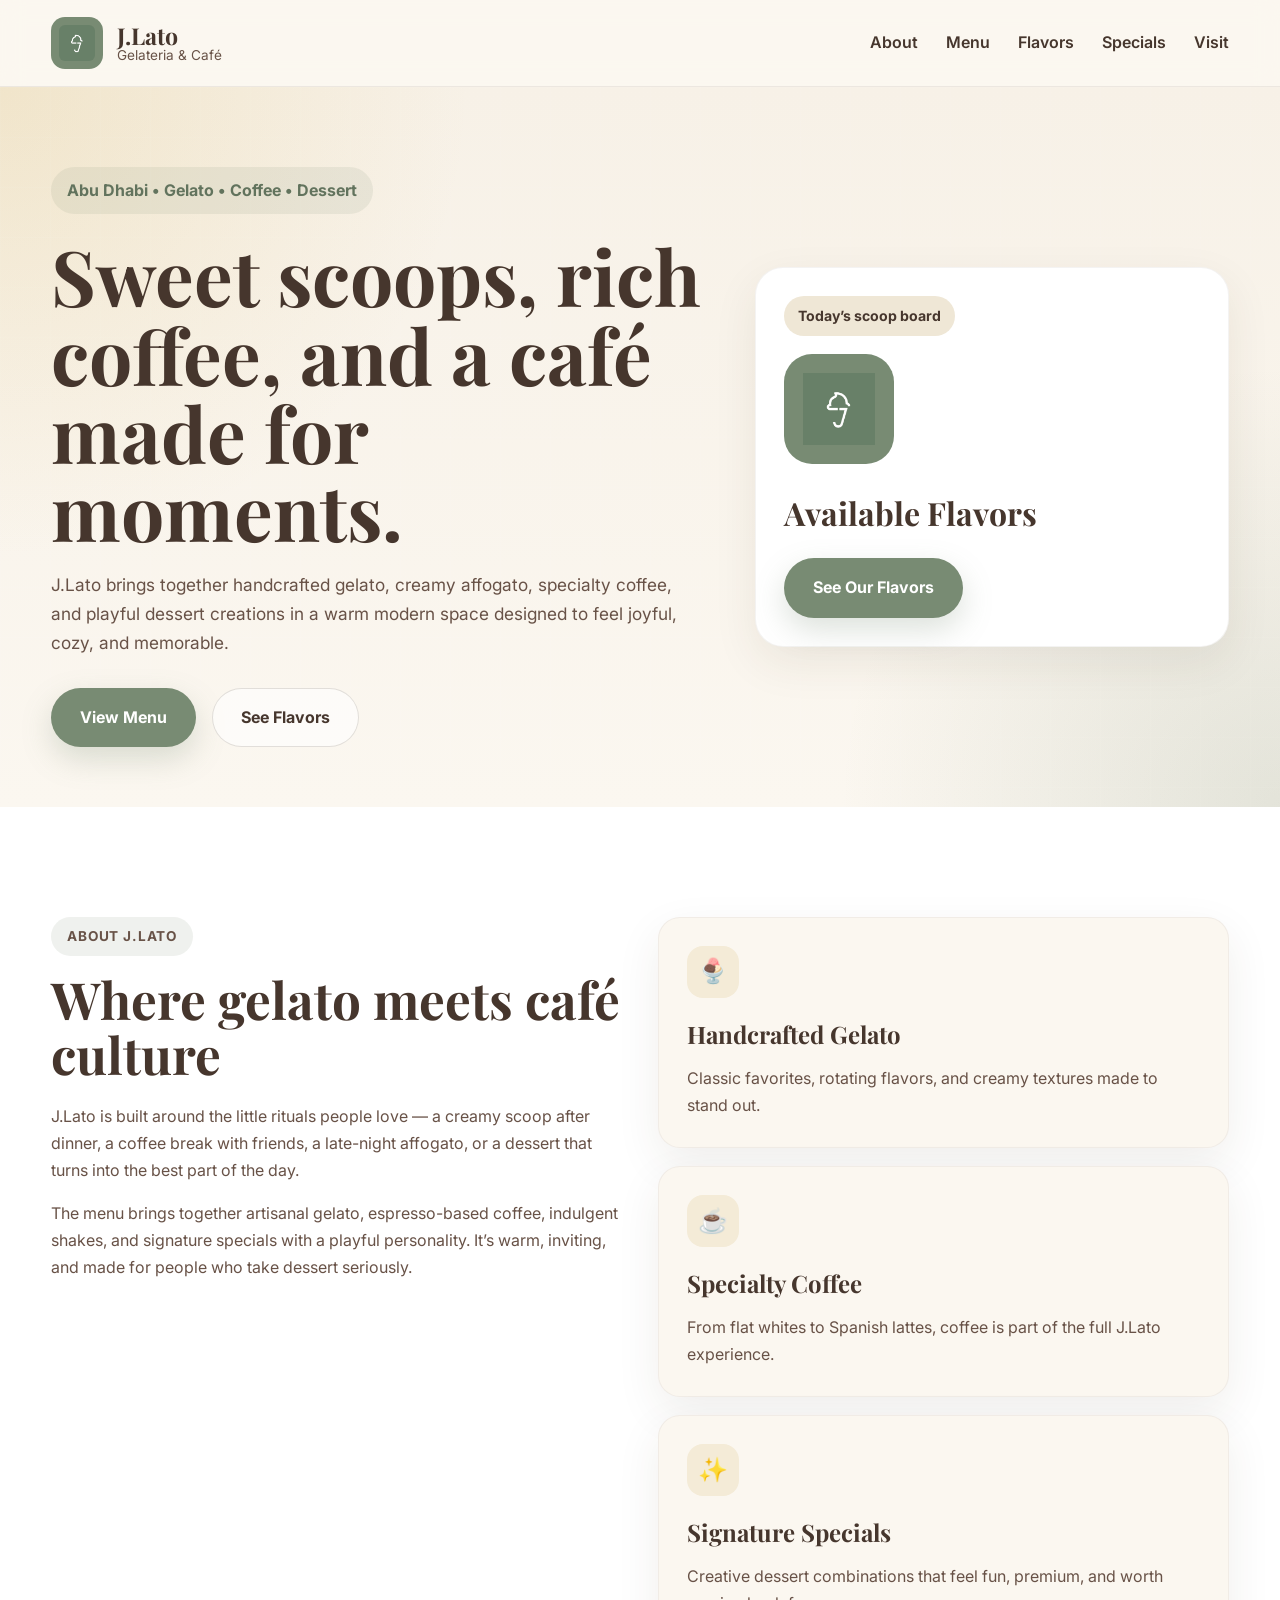
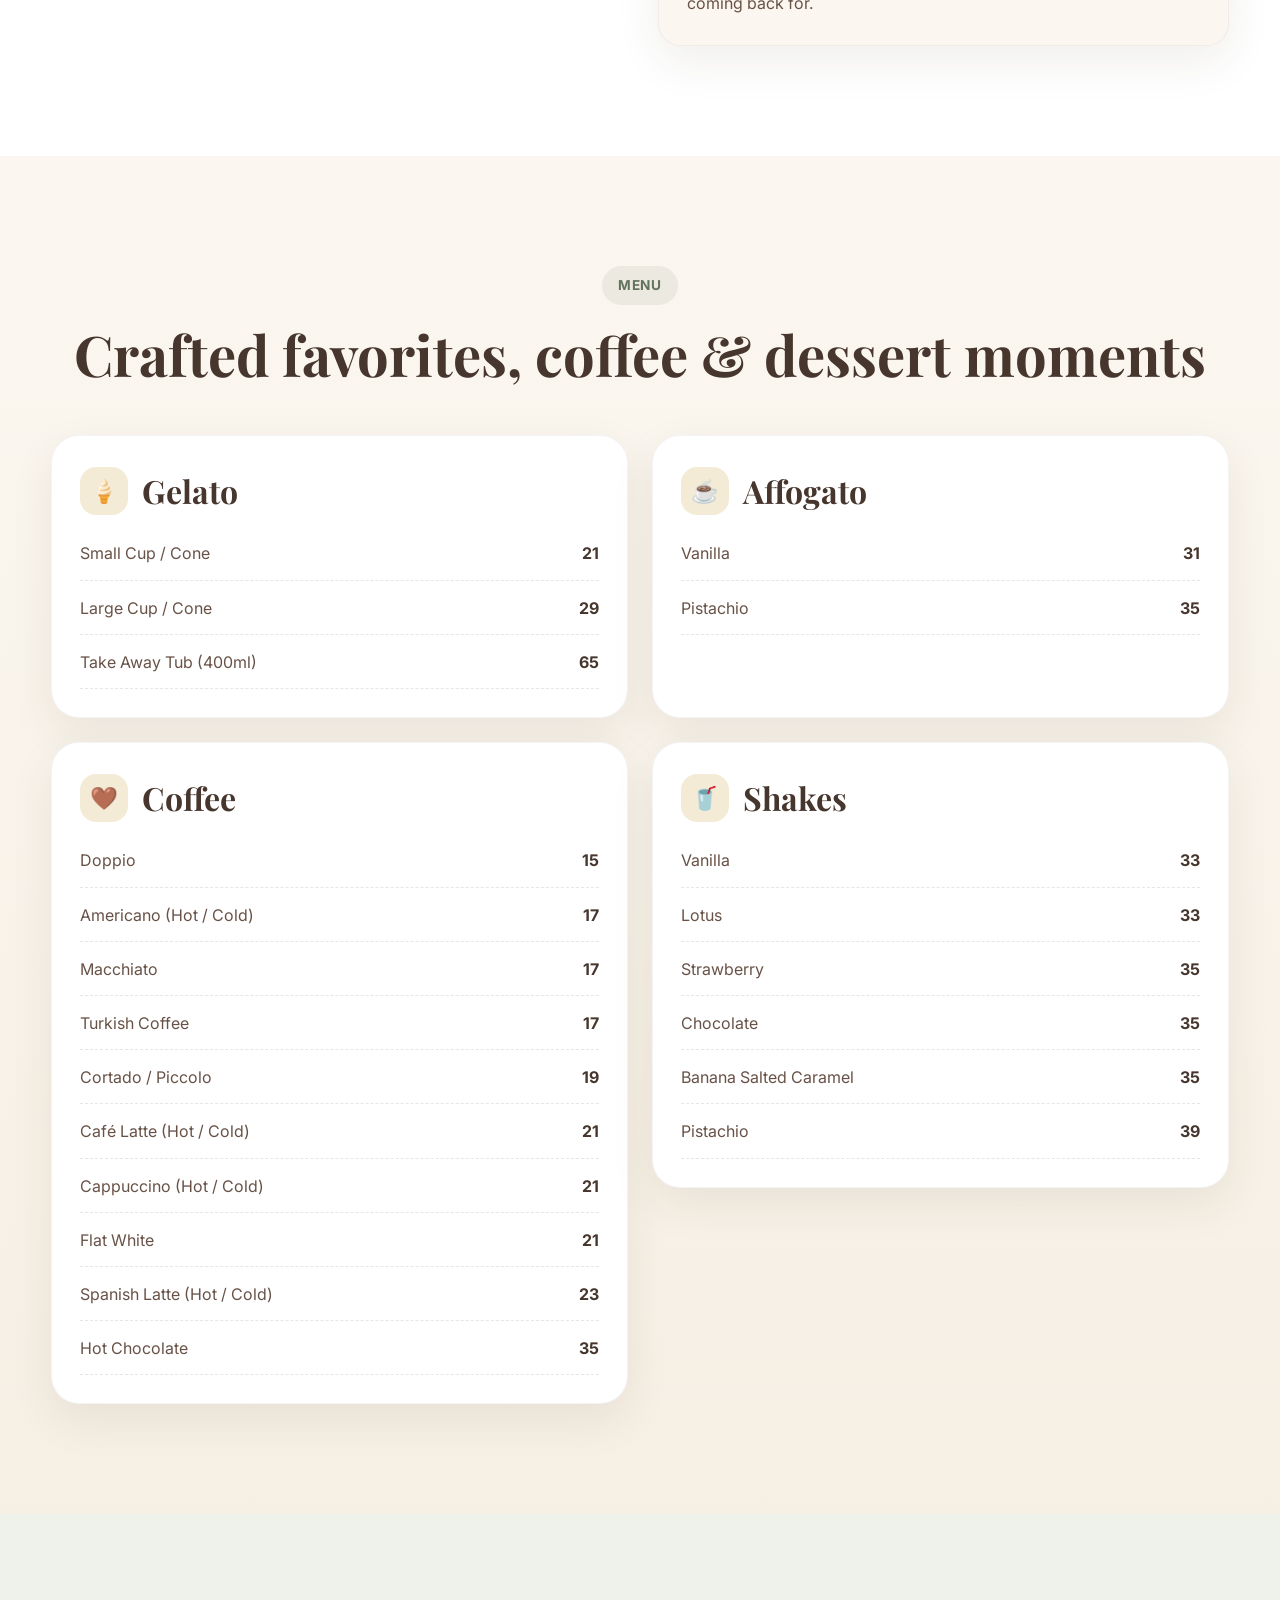
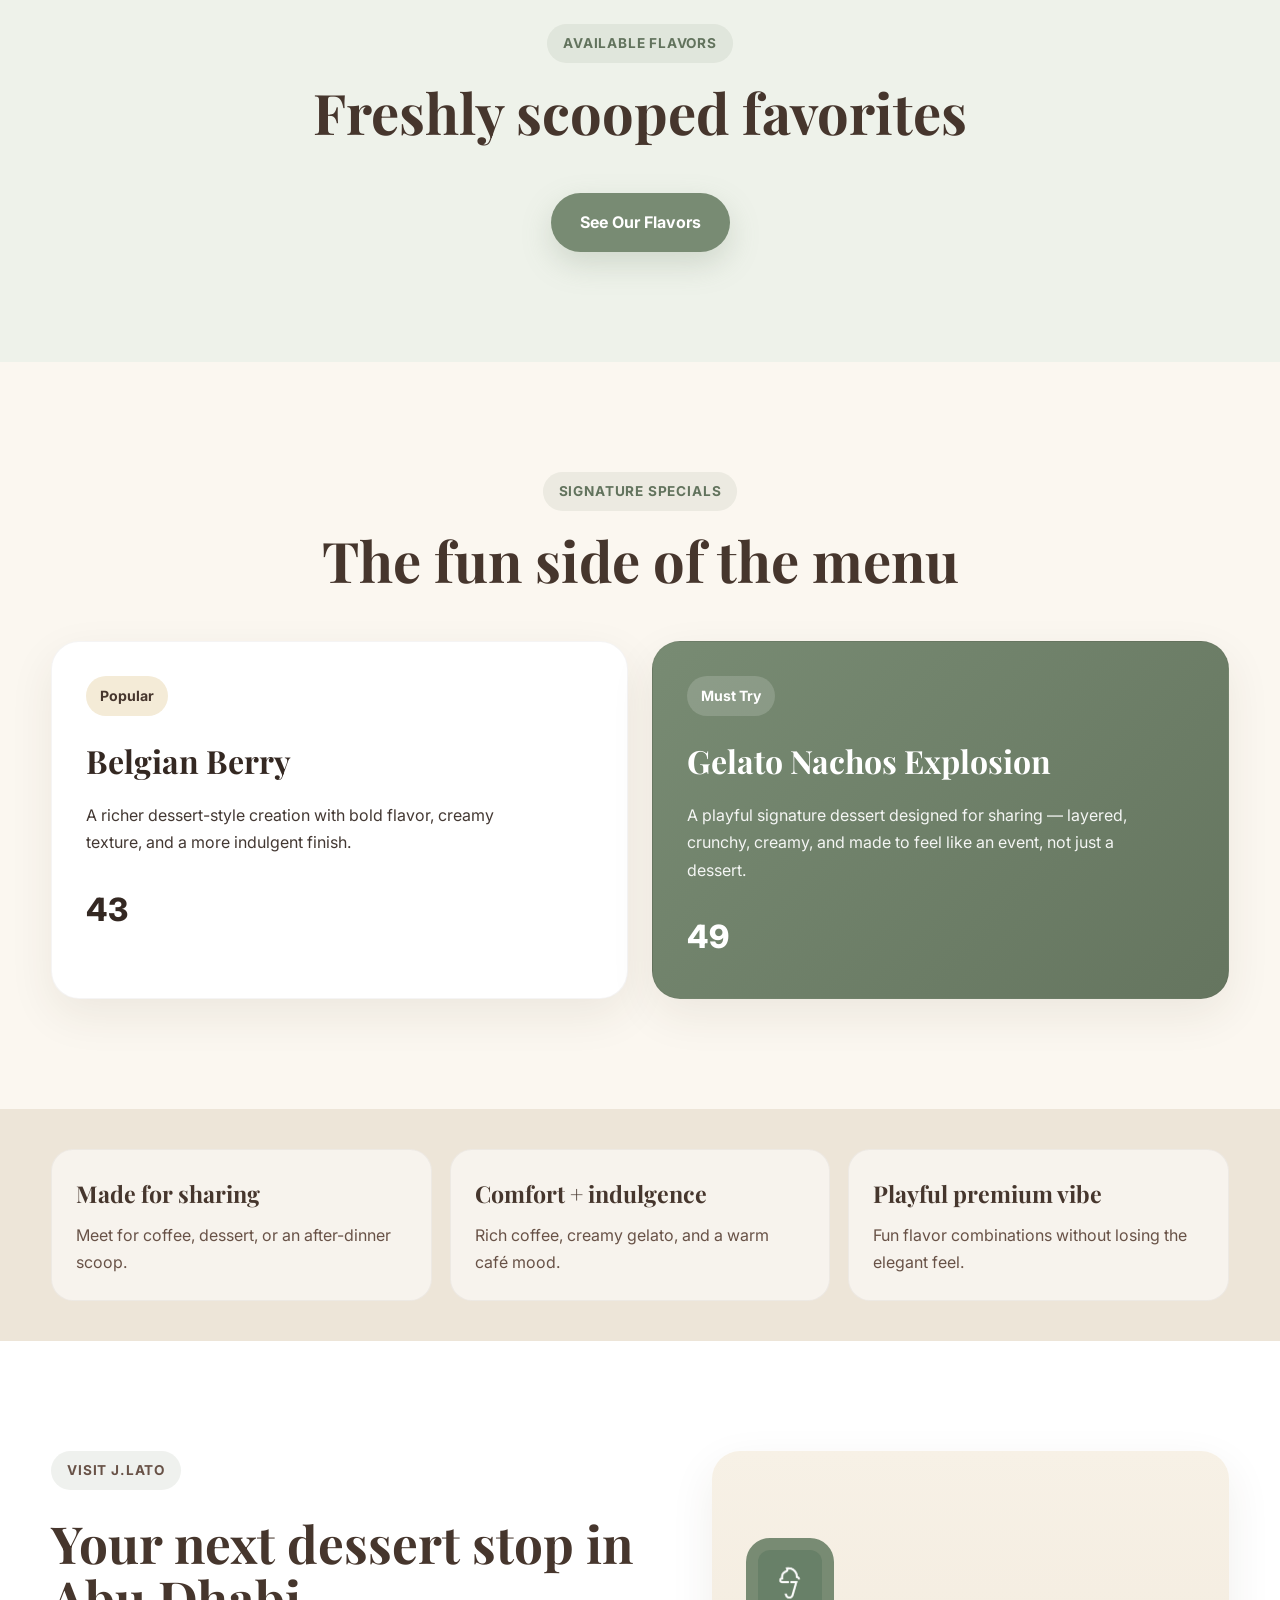
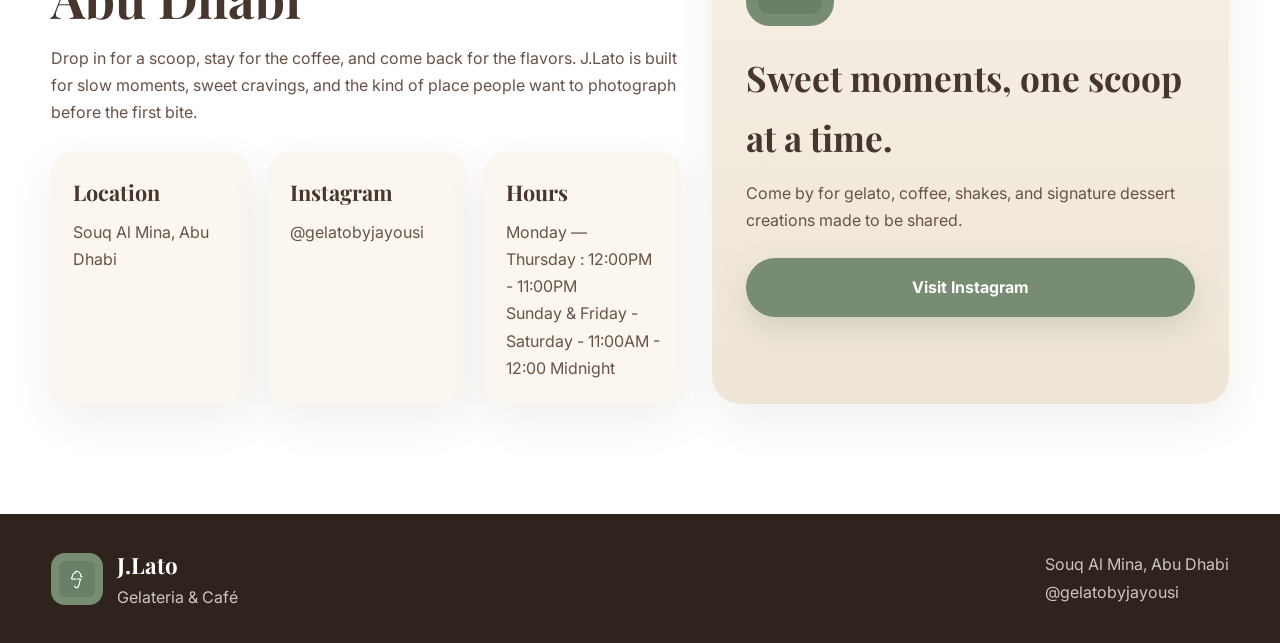
<file: index.html>
<!DOCTYPE html>
<html lang="en">
<head>
  <meta charset="UTF-8" />
  <meta name="viewport" content="width=device-width, initial-scale=1.0" />
  <title>J.Lato | Gelateria & Café</title>

  <link rel="preconnect" href="https://fonts.googleapis.com">
  <link rel="preconnect" href="https://fonts.gstatic.com" crossorigin>
  <link href="https://fonts.googleapis.com/css2?family=Baloo+2:wght@500;600;700;800&family=Playfair+Display:wght@600;700;800&family=Inter:wght@300;400;500;600;700&display=swap" rel="stylesheet">

  <link rel="stylesheet" href="style.css" />
</head>
<body>

  <!-- NAVBAR -->
  <header class="navbar">
    <div class="container nav-wrap">
      <a href="#" class="brand">
        <img src="logo.png" alt="J.Lato logo" class="brand-logo">
        <div class="brand-text">
          <span class="brand-name">J.Lato</span>
          <span class="brand-sub">Gelateria & Café</span>
        </div>
      </a>

      <nav>
        <ul class="nav-links">
          <li><a href="#about">About</a></li>
          <li><a href="#menu">Menu</a></li>
          <li><a href="flavors.html">Flavors</a></li>
          <li><a href="#specials">Specials</a></li>
          <li><a href="#visit">Visit</a></li>
        </ul>
      </nav>
    </div>
  </header>

  <!-- HERO -->
  <section class="hero">
    <div class="hero-overlay"></div>

    <div class="container hero-grid">
      <div class="hero-content">
        <p class="eyebrow">Abu Dhabi • Gelato • Coffee • Dessert</p>
        <h1>Sweet scoops, rich coffee, and a café made for moments.</h1>
        <p class="hero-text">
          J.Lato brings together handcrafted gelato, creamy affogato, specialty coffee,
          and playful dessert creations in a warm modern space designed to feel joyful,
          cozy, and memorable.
        </p>

        <div class="hero-buttons">
          <a href="#menu" class="btn btn-primary">View Menu</a>
          <a href="#flavors" class="btn btn-outline">See Flavors</a>
        </div>
      </div>

      <div class="hero-panel">
        <div class="hero-panel-top">
          <span class="hero-pill">Today’s scoop board</span>
        </div>

        <div class="hero-logo-wrap">
          <img src="logo.png" alt="J.Lato logo" class="hero-logo">
        </div>

        <h3>Available Flavors</h3>
        <div class="mini-flavor-grid">
          <a class="btn btn-primary" href="https://zakariajayousi5-arch.github.io/J.Lato/flavors.html">See Our Flavors</a>
        </div>
      </div>
    </div>
  </section>

  <!-- ABOUT -->
  <section class="about section" id="about">
    <div class="container about-grid">
      <div class="about-text">
        <p class="section-tag">About J.Lato</p>
        <h2>Where gelato meets café culture</h2>
        <p>
          J.Lato is built around the little rituals people love — a creamy scoop after dinner,
          a coffee break with friends, a late-night affogato, or a dessert that turns into the
          best part of the day.
        </p>
        <p>
          The menu brings together artisanal gelato, espresso-based coffee, indulgent shakes,
          and signature specials with a playful personality. It’s warm, inviting, and made for
          people who take dessert seriously.
        </p>
      </div>

      <div class="about-cards">
        <div class="about-card">
          <span class="about-icon">🍨</span>
          <h3>Handcrafted Gelato</h3>
          <p>Classic favorites, rotating flavors, and creamy textures made to stand out.</p>
        </div>

        <div class="about-card">
          <span class="about-icon">☕</span>
          <h3>Specialty Coffee</h3>
          <p>From flat whites to Spanish lattes, coffee is part of the full J.Lato experience.</p>
        </div>

        <div class="about-card">
          <span class="about-icon">✨</span>
          <h3>Signature Specials</h3>
          <p>Creative dessert combinations that feel fun, premium, and worth coming back for.</p>
        </div>
      </div>
    </div>
  </section>

  <!-- MENU -->
  <section class="menu section" id="menu">
    <div class="container">
      <div class="section-heading center">
        <p class="section-tag">Menu</p>
        <h2>Crafted favorites, coffee & dessert moments</h2>
        <p class="section-subtext">
          
        </p>
      </div>

      <div class="menu-grid">
        <article class="menu-card">
          <div class="menu-head">
            <span class="menu-emoji">🍦</span>
            <h3>Gelato</h3>
          </div>
          <ul class="menu-list">
            <li><span>Small Cup / Cone</span><strong>21</strong></li>
            <li><span>Large Cup / Cone</span><strong>29</strong></li>
            <li><span>Take Away Tub (400ml)</span><strong>65</strong></li>
          </ul>
        </article>

        <article class="menu-card">
          <div class="menu-head">
            <span class="menu-emoji">☕</span>
            <h3>Affogato</h3>
          </div>
          <ul class="menu-list">
            <li><span>Vanilla</span><strong>31</strong></li>
            <li><span>Pistachio</span><strong>35</strong></li>
          </ul>
        </article>

        <article class="menu-card menu-card-large">
          <div class="menu-head">
            <span class="menu-emoji">🤎</span>
            <h3>Coffee</h3>
          </div>
          <ul class="menu-list">
            <li><span>Doppio</span><strong>15</strong></li>
            <li><span>Americano (Hot / Cold)</span><strong>17</strong></li>
            <li><span>Macchiato</span><strong>17</strong></li>
            <li><span>Turkish Coffee</span><strong>17</strong></li>
            <li><span>Cortado / Piccolo</span><strong>19</strong></li>
            <li><span>Café Latte (Hot / Cold)</span><strong>21</strong></li>
            <li><span>Cappuccino (Hot / Cold)</span><strong>21</strong></li>
            <li><span>Flat White</span><strong>21</strong></li>
            <li><span>Spanish Latte (Hot / Cold)</span><strong>23</strong></li>
            <li><span>Hot Chocolate</span><strong>35</strong></li>
          </ul>
        </article>

        <article class="menu-card">
          <div class="menu-head">
            <span class="menu-emoji">🥤</span>
            <h3>Shakes</h3>
          </div>
          <ul class="menu-list">
            <li><span>Vanilla</span><strong>33</strong></li>
            <li><span>Lotus</span><strong>33</strong></li>
            <li><span>Strawberry</span><strong>35</strong></li>
            <li><span>Chocolate</span><strong>35</strong></li>
            <li><span>Banana Salted Caramel</span><strong>35</strong></li>
            <li><span>Pistachio</span><strong>39</strong></li>
          </ul>
        </article>
      </div>
    </div>
  </section>

  <!-- FLAVORS -->
  <section class="flavors section" id="flavors">
    <div class="container">
      <div class="section-heading center">
        <p class="section-tag">Available Flavors</p>
        <h2>Freshly scooped favorites</h2>
        <p class="section-subtext">
          
        </p>
      </div>

      <div class="flavor-board">
        <a class="btn btn-primary" href="https://zakariajayousi5-arch.github.io/J.Lato/flavors.html">See Our Flavors</a>
      </div>
    </div>
  </section>

  <!-- SPECIALS -->
  <section class="specials section" id="specials">
    <div class="container">
      <div class="section-heading center">
        <p class="section-tag">Signature Specials</p>
        <h2>The fun side of the menu</h2>
      </div>

      <div class="specials-grid">
        <div class="special-card">
          <span class="special-label">Popular</span>
          <h3>Belgian Berry</h3>
          <p>
            A richer dessert-style creation with bold flavor, creamy texture,
            and a more indulgent finish.
          </p>
          <div class="special-price">43</div>
        </div>

        <div class="special-card featured">
          <span class="special-label">Must Try</span>
          <h3>Gelato Nachos Explosion</h3>
          <p>
            A playful signature dessert designed for sharing — layered, crunchy,
            creamy, and made to feel like an event, not just a dessert.
          </p>
          <div class="special-price">49</div>
        </div>
      </div>
    </div>
  </section>

  <!-- EXPERIENCE -->
  <section class="experience">
    <div class="container experience-grid">
      <div class="experience-box">
        <h4>Made for sharing</h4>
        <p>Meet for coffee, dessert, or an after-dinner scoop.</p>
      </div>
      <div class="experience-box">
        <h4>Comfort + indulgence</h4>
        <p>Rich coffee, creamy gelato, and a warm café mood.</p>
      </div>
      <div class="experience-box">
        <h4>Playful premium vibe</h4>
        <p>Fun flavor combinations without losing the elegant feel.</p>
      </div>
    </div>
  </section>

  <!-- VISIT -->
  <section class="visit section" id="visit">
    <div class="container visit-grid">
      <div class="visit-left">
        <p class="section-tag">Visit J.Lato</p>
        <h2>Your next dessert stop in Abu Dhabi</h2>
        <p>
          Drop in for a scoop, stay for the coffee, and come back for the flavors.
          J.Lato is built for slow moments, sweet cravings, and the kind of place
          people want to photograph before the first bite.
        </p>

        <div class="visit-info">
          <div class="info-card">
            <h4>Location</h4>
            <p>Souq Al Mina, Abu Dhabi</p>
          </div>

          <div class="info-card">
            <h4>Instagram</h4>
            <p>@gelatobyjayousi</p>
          </div>

          <div class="info-card">
            <h4>Hours</h4>
            <p>Monday — Thursday : 12:00PM - 11:00PM<br> Sunday & Friday - Saturday - 11:00AM - 12:00 Midnight</p>
          </div>
        </div>
      </div>

      <div class="visit-right">
        <img src="logo.png" alt="J.Lato logo" class="visit-logo">
        <h3>Sweet moments, one scoop at a time.</h3>
        <p>
          Come by for gelato, coffee, shakes, and signature dessert creations made to be shared.
        </p>
        <a href="https://www.instagram.com/gelatobyjayousi/" target="_blank" class="btn btn-primary">
          Visit Instagram
        </a>
      </div>
    </div>
  </section>

  <!-- FOOTER -->
  <footer class="footer">
    <div class="container footer-wrap">
      <div>
        <div class="footer-brand">
          <img src="logo.png" alt="J.Lato logo">
          <div>
            <h3>J.Lato</h3>
            <p>Gelateria & Café</p>
          </div>
        </div>
      </div>

      <div class="footer-right">
        <p>Souq Al Mina, Abu Dhabi</p>
        <p>@gelatobyjayousi</p>
      </div>
    </div>
  </footer>

</body>
</html>
</file>
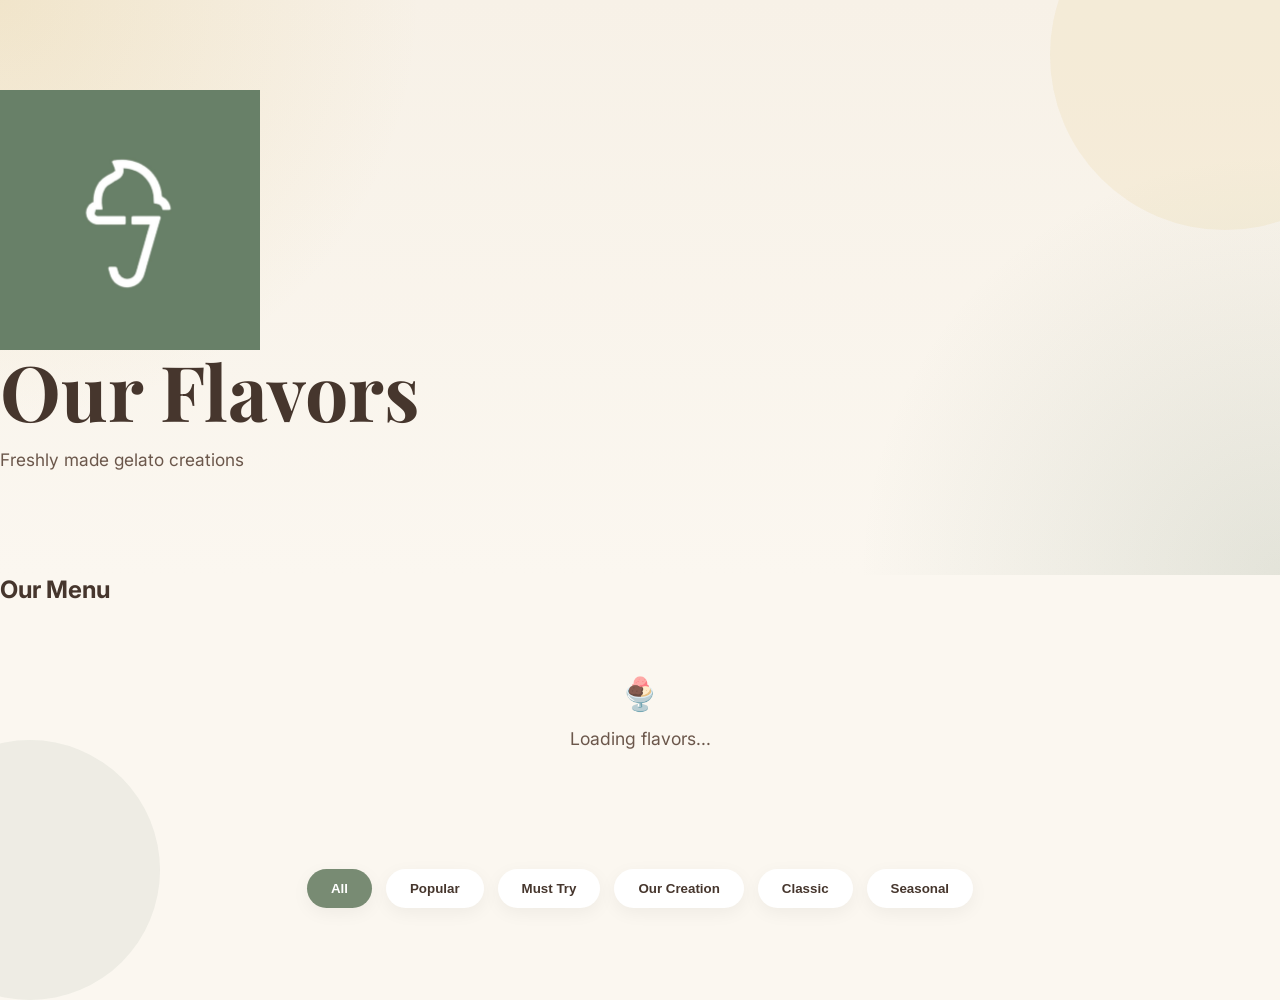
<file: flavors.html>
<!DOCTYPE html>
<html lang="en">

<head>

<meta charset="UTF-8">

<meta name="viewport" content="width=device-width, initial-scale=1.0">

<title>J.Lato | Flavors</title>

<link rel="preconnect" href="https://fonts.googleapis.com">

<link rel="preconnect" href="https://fonts.gstatic.com" crossorigin>

<link href="https://fonts.googleapis.com/css2?family=Inter:wght@400;500;600;700&family=Playfair+Display:wght@600;700&display=swap" rel="stylesheet">

<link rel="stylesheet" href="flavors.css">

<script src="flavors.js" defer></script>

</head>


<body>


<header class="hero">

<img src="logo.png" class="logo" alt="J.Lato" style="justify-content:center;" height="260px" width="260px">


<h1>
Our Flavors
</h1>


<p>
Freshly made gelato creations
</p>


</header>


<main>


<section class="category-section">

<h2>
Our Menu
</h2>


<div id="flavorGrid" class="flavor-grid">


<p class="loading">
Loading flavors...
</p>


</div>


</section>

<!-- FILTER BAR -->

<section class="filter-section">

    <div class="filter-buttons">

        <button class="filter-btn active" data-filter="all">
            All
        </button>

        <button class="filter-btn" data-filter="Popular">
            Popular
        </button>

        <button class="filter-btn" data-filter="Must Try">
            Must Try
        </button>

        <button class="filter-btn" data-filter="Our Creation">
            Our Creation
        </button>

        <button class="filter-btn" data-filter="Classic">
            Classic
        </button>

        <button class="filter-btn" data-filter="Seasonal">
            Seasonal
        </button>

    </div>

</section>

<!-- TEMPLATE (Hidden - JavaScript Uses This) -->

<template id="flavorTemplate">

    <article class="flavor-card">

        <img
            class="flavor-image"
            src="placeholder.png"
            alt="Flavor">

        <div class="flavor-info">

            <span class="flavor-category">
                Category
            </span>

            <h3 class="flavor-name">
                Flavor Name
            </h3>

            <p class="flavor-description">
                Description...
            </p>

            <div class="flavor-footer">

                <span class="flavor-price">
                    0 AED
                </span>

                <span class="featured-badge">
                    ⭐ Featured
                </span>

            </div>

        </div>

    </article>

</template>

<!-- EMPTY STATE -->

<section
    id="emptyState"
    class="empty-state"
    style="display:none;">

    <h2>No Flavors Available</h2>

    <p>

        Please check back later.

    </p>

</section>
</main>


</body>

</html>
</file>
<file: style.css>
:root {
  --sage: #788b73;
  --sage-dark: #62735d;
  --sage-soft: #eef2ea;
  --cream: #fbf7f0;
  --cream-2: #f3ecdf;
  --white: #ffffff;
  --brown: #46362d;
  --brown-soft: #685247;
  --gold: #d4ad49;
  --gold-deep: #b68f34;
  --text: #342822;
  --shadow: 0 16px 45px rgba(60, 45, 30, 0.08);
  --radius-xl: 28px;
  --radius-lg: 22px;
  --radius-md: 16px;
  --transition: 0.3s ease;
}

* {
  margin: 0;
  padding: 0;
  box-sizing: border-box;
}

html {
  scroll-behavior: smooth;
}

body {
  font-family: "Inter", sans-serif;
  background: var(--cream);
  color: var(--text);
  line-height: 1.7;
}

img {
  max-width: 100%;
  display: block;
}

a {
  text-decoration: none;
  color: inherit;
}

ul {
  list-style: none;
}

.container {
  width: min(1180px, 92%);
  margin: 0 auto;
}

.section {
  padding: 110px 0;
}

.section-tag {
  display: inline-block;
  padding: 8px 16px;
  border-radius: 999px;
  background: rgba(120, 139, 115, 0.12);
  color: var(--sage-dark);
  font-size: 0.85rem;
  font-weight: 700;
  letter-spacing: 0.06em;
  text-transform: uppercase;
  margin-bottom: 18px;
}

.section-heading.center {
  text-align: center;
  margin-bottom: 50px;
}

.section-heading h2 {
  font-family: "Playfair Display", serif;
  font-size: clamp(2.2rem, 5vw, 3.5rem);
  line-height: 1.1;
  color: var(--brown);
  margin-bottom: 14px;
}

.section-subtext {
  max-width: 760px;
  margin: 0 auto;
  color: var(--brown-soft);
  font-size: 1rem;
}

/* NAVBAR */
.navbar {
  position: sticky;
  top: 0;
  z-index: 1000;
  background: rgba(251, 247, 240, 0.88);
  backdrop-filter: blur(12px);
  border-bottom: 1px solid rgba(70, 54, 45, 0.08);
}

.nav-wrap {
  min-height: 86px;
  display: flex;
  justify-content: space-between;
  align-items: center;
  gap: 28px;
}

.brand {
  display: flex;
  align-items: center;
  gap: 14px;
}

.brand-logo {
  width: 52px;
  height: 52px;
  object-fit: contain;
  border-radius: 14px;
  background: var(--sage);
  padding: 8px;
}

.brand-text {
  display: flex;
  flex-direction: column;
  line-height: 1.1;
}

.brand-name {
  font-family: "Playfair Display", serif;
  font-size: 1.45rem;
  font-weight: 700;
  color: var(--brown);
}

.brand-sub {
  font-size: 0.85rem;
  color: var(--brown-soft);
}

.nav-links {
  display: flex;
  align-items: center;
  gap: 28px;
}

.nav-links a {
  font-weight: 600;
  color: var(--brown);
  transition: var(--transition);
}

.nav-links a:hover {
  color: var(--sage-dark);
}

/* HERO */
.hero {
  position: relative;
  overflow: hidden;
  background:
    radial-gradient(circle at top left, rgba(212, 173, 73, 0.18), transparent 32%),
    radial-gradient(circle at right bottom, rgba(120, 139, 115, 0.18), transparent 30%),
    linear-gradient(180deg, #f7f1e7 0%, #fbf7f0 100%);
  padding: 80px 0 60px;
}

.hero-overlay {
  position: absolute;
  inset: 0;
  background-image:
    linear-gradient(rgba(255,255,255,0.2) 1px, transparent 1px),
    linear-gradient(90deg, rgba(255,255,255,0.2) 1px, transparent 1px);
  background-size: 50px 50px;
  opacity: 0.2;
  pointer-events: none;
}

.hero-grid {
  position: relative;
  z-index: 2;
  display: grid;
  grid-template-columns: 1.2fr 0.85fr;
  gap: 36px;
  align-items: center;
}

.eyebrow {
  display: inline-block;
  padding: 10px 16px;
  background: rgba(120, 139, 115, 0.12);
  border-radius: 999px;
  color: var(--sage-dark);
  font-weight: 700;
  margin-bottom: 22px;
}

.hero-content h1 {
  font-family: "Playfair Display", serif;
  font-size: clamp(3rem, 6vw, 5.4rem);
  line-height: 1.02;
  color: var(--brown);
  margin-bottom: 20px;
  max-width: 800px;
}

.hero-text {
  max-width: 650px;
  color: var(--brown-soft);
  font-size: 1.08rem;
  margin-bottom: 30px;
}

.hero-buttons {
  display: flex;
  flex-wrap: wrap;
  gap: 16px;
}

.btn {
  display: inline-flex;
  align-items: center;
  justify-content: center;
  padding: 15px 28px;
  border-radius: 999px;
  font-weight: 700;
  transition: var(--transition);
  border: 1px solid transparent;
}

.btn-primary {
  background: var(--sage);
  color: var(--white);
  box-shadow: 0 12px 30px rgba(120, 139, 115, 0.25);
}

.btn-primary:hover {
  transform: translateY(-2px);
  background: var(--sage-dark);
}

.btn-outline {
  border-color: rgba(70, 54, 45, 0.15);
  background: rgba(255,255,255,0.6);
  color: var(--brown);
}

.btn-outline:hover {
  transform: translateY(-2px);
  background: var(--white);
}

.hero-panel {
  background: var(--white);
  border-radius: var(--radius-xl);
  padding: 28px;
  box-shadow: var(--shadow);
  border: 1px solid rgba(70, 54, 45, 0.06);
}

.hero-panel-top {
  margin-bottom: 18px;
}

.hero-pill {
  display: inline-block;
  padding: 8px 14px;
  background: #efe7d6;
  border-radius: 999px;
  color: var(--brown);
  font-size: 0.88rem;
  font-weight: 700;
}

.hero-logo-wrap {
  width: 110px;
  height: 110px;
  background: var(--sage);
  border-radius: 28px;
  display: flex;
  align-items: center;
  justify-content: center;
  margin-bottom: 22px;
}

.hero-logo {
  width: 72px;
  object-fit: contain;
}

.hero-panel h3 {
  font-family: "Playfair Display", serif;
  font-size: 2rem;
  color: var(--brown);
  margin-bottom: 18px;
}

.mini-flavor-grid {
  display: flex;
  flex-wrap: wrap;
  gap: 10px;
}

.mini-flavor-grid span {
  background: var(--gold);
  color: #2f241d;
  padding: 10px 16px;
  border-radius: 999px;
  font-weight: 700;
  font-family: "Baloo 2", system-ui;
  font-size: 1.02rem;
}

/* ABOUT */
.about {
  background: var(--white);
}

.about-grid {
  display: grid;
  grid-template-columns: 1fr 1fr;
  gap: 36px;
  align-items: start;
}

.about-text h2 {
  font-family: "Playfair Display", serif;
  font-size: clamp(2.2rem, 4vw, 3.4rem);
  line-height: 1.08;
  color: var(--brown);
  margin-bottom: 20px;
}

.about-text p {
  color: var(--brown-soft);
  margin-bottom: 16px;
}

.about-cards {
  display: grid;
  gap: 18px;
}

.about-card {
  background: var(--cream);
  border-radius: var(--radius-lg);
  padding: 28px;
  box-shadow: var(--shadow);
  border: 1px solid rgba(70, 54, 45, 0.05);
}

.about-icon {
  display: inline-flex;
  width: 52px;
  height: 52px;
  align-items: center;
  justify-content: center;
  border-radius: 16px;
  background: #f4ebd7;
  font-size: 1.5rem;
  margin-bottom: 16px;
}

.about-card h3 {
  font-family: "Playfair Display", serif;
  font-size: 1.5rem;
  margin-bottom: 10px;
  color: var(--brown);
}

.about-card p {
  color: var(--brown-soft);
}

/* MENU */
.menu {
  background: linear-gradient(180deg, #fbf7f0 0%, #f6efe4 100%);
}

.menu-grid {
  display: grid;
  grid-template-columns: repeat(2, 1fr);
  gap: 24px;
}

.menu-card {
  background: var(--white);
  border-radius: var(--radius-xl);
  padding: 28px;
  box-shadow: var(--shadow);
  border: 1px solid rgba(70, 54, 45, 0.05);
}

.menu-card-large {
  grid-row: span 2;
}

.menu-head {
  display: flex;
  align-items: center;
  gap: 14px;
  margin-bottom: 22px;
}

.menu-emoji {
  width: 48px;
  height: 48px;
  display: inline-flex;
  align-items: center;
  justify-content: center;
  border-radius: 16px;
  background: #f4ebd7;
  font-size: 1.4rem;
}

.menu-head h3 {
  font-family: "Playfair Display", serif;
  font-size: 2rem;
  color: var(--brown);
}

.menu-list {
  display: grid;
  gap: 14px;
}

.menu-list li {
  display: flex;
  justify-content: space-between;
  gap: 20px;
  padding-bottom: 12px;
  border-bottom: 1px dashed rgba(70, 54, 45, 0.12);
  color: var(--brown-soft);
}

.menu-list li strong {
  color: var(--brown);
}

/* FLAVORS */
.flavors {
  background: var(--sage-soft);
}

.flavor-board {
  max-width: 1000px;
  margin: 0 auto;
  display: flex;
  flex-wrap: wrap;
  justify-content: center;
  gap: 18px;
}

.flavor-pill {
  background: var(--gold);
  color: #2f241d;
  padding: 16px 28px;
  border-radius: 999px;
  font-family: "Baloo 2", system-ui;
  font-size: 1.55rem;
  font-weight: 700;
  box-shadow: 0 12px 25px rgba(80, 55, 25, 0.12);
  transition: var(--transition);
}

.flavor-pill:hover {
  transform: translateY(-4px) scale(1.02);
}

/* SPECIALS */
.specials {
  background: var(--cream);
}

.specials-grid {
  display: grid;
  grid-template-columns: repeat(2, 1fr);
  gap: 24px;
}

.special-card {
  background: var(--white);
  border-radius: var(--radius-xl);
  padding: 34px;
  box-shadow: var(--shadow);
  position: relative;
  overflow: hidden;
  border: 1px solid rgba(70, 54, 45, 0.05);
}

.special-card.featured {
  background: linear-gradient(135deg, #788b73 0%, #65755f 100%);
  color: var(--white);
}

.special-label {
  display: inline-block;
  padding: 8px 14px;
  border-radius: 999px;
  background: #f4ebd7;
  color: var(--brown);
  font-weight: 700;
  font-size: 0.88rem;
  margin-bottom: 18px;
}

.special-card.featured .special-label {
  background: rgba(255,255,255,0.16);
  color: var(--white);
}

.special-card h3 {
  font-family: "Playfair Display", serif;
  font-size: 2rem;
  margin-bottom: 14px;
  color: inherit;
}

.special-card p {
  max-width: 90%;
  color: inherit;
  opacity: 0.92;
}

.special-price {
  margin-top: 26px;
  font-size: 2rem;
  font-weight: 800;
}

/* EXPERIENCE */
.experience {
  background: #ede5d8;
  padding: 40px 0;
}

.experience-grid {
  display: grid;
  grid-template-columns: repeat(3, 1fr);
  gap: 18px;
}

.experience-box {
  background: rgba(255,255,255,0.55);
  border-radius: var(--radius-lg);
  padding: 24px;
  border: 1px solid rgba(70, 54, 45, 0.05);
}

.experience-box h4 {
  font-family: "Playfair Display", serif;
  font-size: 1.45rem;
  margin-bottom: 8px;
  color: var(--brown);
}

.experience-box p {
  color: var(--brown-soft);
}

/* VISIT */
.visit {
  background: var(--white);
}

.visit-grid {
  display: grid;
  grid-template-columns: 1.1fr 0.9fr;
  gap: 30px;
  align-items: stretch;
}

.visit-left h2 {
  font-family: "Playfair Display", serif;
  font-size: clamp(2.2rem, 4vw, 3.3rem);
  line-height: 1.08;
  color: var(--brown);
  margin-bottom: 18px;
}

.visit-left > p {
  color: var(--brown-soft);
  margin-bottom: 26px;
}

.visit-info {
  display: grid;
  grid-template-columns: repeat(3, 1fr);
  gap: 18px;
}

.info-card {
  background: var(--cream);
  padding: 22px;
  border-radius: var(--radius-lg);
  box-shadow: var(--shadow);
}

.info-card h4 {
  font-family: "Playfair Display", serif;
  font-size: 1.35rem;
  margin-bottom: 8px;
  color: var(--brown);
}

.info-card p {
  color: var(--brown-soft);
}

.visit-right {
  background: linear-gradient(180deg, #f7f1e6 0%, #efe5d7 100%);
  border-radius: var(--radius-xl);
  padding: 34px;
  box-shadow: var(--shadow);
  display: flex;
  flex-direction: column;
  justify-content: center;
}

.visit-logo {
  width: 88px;
  height: 88px;
  object-fit: contain;
  background: var(--sage);
  border-radius: 24px;
  padding: 12px;
  margin-bottom: 22px;
}

.visit-right h3 {
  font-family: "Playfair Display", serif;
  font-size: 2.2rem;
  color: var(--brown);
  margin-bottom: 12px;
}

.visit-right p {
  color: var(--brown-soft);
  margin-bottom: 24px;
}

/* FOOTER */
.footer {
  background: #2f241d;
  color: #f4eee5;
  padding: 32px 0;
}

.footer-wrap {
  display: flex;
  justify-content: space-between;
  align-items: center;
  gap: 20px;
  flex-wrap: wrap;
}

.footer-brand {
  display: flex;
  align-items: center;
  gap: 14px;
}

.footer-brand img {
  width: 52px;
  height: 52px;
  object-fit: contain;
  background: var(--sage);
  border-radius: 14px;
  padding: 8px;
}

.footer-brand h3 {
  font-family: "Playfair Display", serif;
  font-size: 1.4rem;
  color: var(--white);
}

.footer-brand p,
.footer-right p {
  color: rgba(244, 238, 229, 0.8);
}

/* RESPONSIVE */
@media (max-width: 1100px) {
  .hero-grid,
  .about-grid,
  .visit-grid {
    grid-template-columns: 1fr;
  }

  .menu-grid,
  .specials-grid,
  .experience-grid {
    grid-template-columns: 1fr;
  }

  .menu-card-large {
    grid-row: auto;
  }

  .visit-info {
    grid-template-columns: 1fr;
  }
}

@media (max-width: 760px) {
  .section {
    padding: 80px 0;
  }

  .nav-wrap {
    min-height: auto;
    padding: 16px 0;
    flex-direction: column;
    align-items: flex-start;
  }

  .nav-links {
    flex-wrap: wrap;
    gap: 14px 18px;
  }

  .hero {
    padding: 60px 0 40px;
  }

  .hero-content h1 {
    font-size: 2.7rem;
  }

  .hero-panel {
    padding: 22px;
  }

  .flavor-pill {
    font-size: 1.2rem;
    padding: 14px 20px;
  }

  .mini-flavor-grid span {
    font-size: 0.95rem;
  }
}
</file>
<file: flavors.css>
/* =========================================================
   J.Lato Flavors Page
   Part 1
========================================================= */

:root{
    --sage:#788b73;
    --sage-dark:#62735d;
    --sage-light:#eef2ea;

    --cream:#fbf7f0;
    --cream-dark:#f3ecdf;

    --gold:#d4ad49;
    --gold-dark:#b68f34;

    --brown:#46362d;
    --brown-light:#6b574b;

    --white:#ffffff;

    --shadow:0 15px 40px rgba(0,0,0,.08);

    --radius:22px;

    --transition:.30s ease;
}

*{
    margin:0;
    padding:0;
    box-sizing:border-box;
}

html{
    scroll-behavior:smooth;
}

body{
    background:var(--cream);
    color:var(--brown);
    font-family:"Inter",sans-serif;
    overflow-x:hidden;
}

img{
    display:block;
    max-width:100%;
}

a{
    text-decoration:none;
    color:inherit;
}

.container{
    width:min(1200px,92%);
    margin:auto;
}

/* ===========================
   NAVBAR
=========================== */

.navbar{
    position:sticky;
    top:0;
    z-index:999;
    background:rgba(251,247,240,.92);
    backdrop-filter:blur(12px);
    border-bottom:1px solid rgba(0,0,0,.05);
}

.nav-wrapper{
    height:85px;

    display:flex;
    justify-content:space-between;
    align-items:center;
}

.logo-area{
    display:flex;
    align-items:center;
    gap:15px;
}

.logo-area img{
    width:54px;
    height:54px;

    background:var(--sage);

    border-radius:15px;

    padding:8px;
}

.logo-text h1{
    font-family:"Playfair Display",serif;
    font-size:1.45rem;
}

.logo-text span{
    color:var(--brown-light);
    font-size:.85rem;
}

.nav-links{
    display:flex;
    gap:28px;
}

.nav-links a{
    font-weight:600;
    transition:var(--transition);
}

.nav-links a:hover{
    color:var(--sage);
}

/* ===========================
   HERO
=========================== */

.hero{

    padding:90px 0 70px;

    background:

    radial-gradient(circle at top left,
    rgba(212,173,73,.18),
    transparent 30%),

    radial-gradient(circle at bottom right,
    rgba(120,139,115,.18),
    transparent 30%),

    linear-gradient(
        180deg,
        #f7f1e7,
        #fbf7f0
    );
}

.hero-grid{

    display:grid;

    grid-template-columns:
    1.2fr
    .8fr;

    gap:45px;

    align-items:center;
}

.hero h1{

    font-family:"Playfair Display",serif;

    font-size:clamp(3rem,6vw,5rem);

    line-height:1.05;

    margin-bottom:18px;
}

.hero p{

    color:var(--brown-light);

    font-size:1.08rem;

    max-width:650px;

    margin-bottom:35px;
}

.hero-buttons{

    display:flex;

    gap:18px;

    flex-wrap:wrap;
}

.button{

    padding:15px 28px;

    border-radius:999px;

    font-weight:700;

    transition:var(--transition);

    cursor:pointer;
}

.button-primary{

    background:var(--sage);

    color:white;

    box-shadow:
    0 10px 30px rgba(120,139,115,.25);
}

.button-primary:hover{

    background:var(--sage-dark);

    transform:translateY(-3px);
}

.button-secondary{

    background:white;

    border:1px solid rgba(0,0,0,.08);
}

.button-secondary:hover{

    transform:translateY(-3px);

    background:#fff;
}

/* Right Hero Card */

.hero-card{

    background:white;

    border-radius:28px;

    padding:35px;

    box-shadow:var(--shadow);
}

.hero-card img{

    width:90px;

    margin-bottom:20px;
}

.hero-card h2{

    font-family:"Playfair Display",serif;

    font-size:2rem;

    margin-bottom:15px;
}

.hero-card p{

    margin:0;

    color:var(--brown-light);
}
/* =========================================================
   SEARCH & FILTERS
========================================================= */

.filter-section{

    padding:50px 0 35px;

    background:var(--cream);

}

.search-box{

    max-width:700px;

    margin:0 auto 30px;

}

.search-box input{

    width:100%;

    padding:18px 24px;

    border:none;

    border-radius:999px;

    background:white;

    box-shadow:var(--shadow);

    font-size:1rem;

    color:var(--brown);

    transition:var(--transition);

}

.search-box input:focus{

    outline:none;

    box-shadow:
    0 0 0 4px rgba(120,139,115,.18);

}

.filter-buttons{

    display:flex;

    justify-content:center;

    align-items:center;

    gap:14px;

    flex-wrap:wrap;

}

.filter-btn{

    padding:12px 24px;

    border:none;

    border-radius:999px;

    background:white;

    color:var(--brown);

    cursor:pointer;

    font-weight:700;

    transition:var(--transition);

    box-shadow:0 5px 18px rgba(0,0,0,.05);

}

.filter-btn:hover{

    transform:translateY(-3px);

    background:var(--sage-light);

}

.filter-btn.active{

    background:var(--sage);

    color:white;

}

/* =========================================================
   FLAVOR GRID
========================================================= */

.flavors-section{

    padding:40px 0 90px;

}

.flavor-grid{

    display:grid;

    grid-template-columns:
    repeat(auto-fit,minmax(320px,1fr));

    gap:28px;

    align-items:start;

}

/* =========================================================
   SECTION TITLE
========================================================= */

.section-title{

    text-align:center;

    margin-bottom:45px;

}

.section-title h2{

    font-family:"Playfair Display",serif;

    font-size:clamp(2rem,4vw,3rem);

    color:var(--brown);

    margin-bottom:12px;

}

.section-title p{

    max-width:700px;

    margin:auto;

    color:var(--brown-light);

    line-height:1.7;

}
/* =========================================================
   FLAVOR CARDS
========================================================= */

.flavor-card{

    background:var(--white);

    border-radius:28px;

    overflow:hidden;

    box-shadow:var(--shadow);

    transition:var(--transition);

    border:1px solid rgba(70,54,45,.06);

    display:flex;

    flex-direction:column;

    height:100%;

}

.flavor-card:hover{

    transform:translateY(-8px);

    box-shadow:
    0 25px 55px rgba(0,0,0,.12);

}

.flavor-image{

    width:100%;

    height:250px;

    object-fit:cover;

    background:#ececec;

}

.flavor-info{

    padding:24px;

    display:flex;

    flex-direction:column;

    flex:1;

}

.flavor-category{

    display:inline-block;

    align-self:flex-start;

    padding:8px 14px;

    border-radius:999px;

    background:rgba(120,139,115,.12);

    color:var(--sage-dark);

    font-size:.82rem;

    font-weight:700;

    margin-bottom:16px;

    text-transform:uppercase;

    letter-spacing:.05em;

}

.flavor-name{

    font-family:"Playfair Display",serif;

    font-size:2rem;

    color:var(--brown);

    margin-bottom:12px;

}

.flavor-description{

    color:var(--brown-light);

    line-height:1.7;

    margin-bottom:22px;

    flex:1;

}

.flavor-footer{

    display:flex;

    justify-content:space-between;

    align-items:center;

    gap:12px;

}

.flavor-price{

    font-size:1.45rem;

    font-weight:800;

    color:var(--sage);

}

.featured-badge{

    background:var(--gold);

    color:#2f241d;

    padding:8px 14px;

    border-radius:999px;

    font-size:.82rem;

    font-weight:700;

}

.available-badge{

    display:inline-flex;

    align-items:center;

    gap:8px;

    margin-top:18px;

    color:#2c7c3f;

    font-weight:700;

}

.available-badge::before{

    content:"";

    width:10px;

    height:10px;

    border-radius:50%;

    background:#2c7c3f;

}

.unavailable{

    opacity:.55;

}

.unavailable .available-badge{

    color:#b43c3c;

}

.unavailable .available-badge::before{

    background:#b43c3c;

}

.loading{

    text-align:center;

    padding:70px;

    color:var(--brown-light);

    font-size:1.1rem;

}

.empty-state{

    text-align:center;

    padding:90px 20px;

}

.empty-state h2{

    font-family:"Playfair Display",serif;

    font-size:2.3rem;

    color:var(--brown);

    margin-bottom:15px;

}

.empty-state p{

    color:var(--brown-light);

    font-size:1rem;

}
/* =========================================================
   PART 4
   ANIMATIONS • FOOTER • RESPONSIVE
========================================================= */

/* Fade Animation */

.fade-in{

    opacity:0;

    transform:translateY(30px);

    animation:fadeUp .8s ease forwards;

}

@keyframes fadeUp{

    from{

        opacity:0;
        transform:translateY(30px);

    }

    to{

        opacity:1;
        transform:translateY(0);

    }

}

/* Floating Hover */

.flavor-card:hover .flavor-image{

    transform:scale(1.05);

}

.flavor-image{

    transition:.45s ease;

}

/* Hero Decoration */

.hero::before{

    content:"";

    position:absolute;

    width:350px;
    height:350px;

    border-radius:50%;

    background:rgba(212,173,73,.10);

    top:-120px;
    right:-120px;

    z-index:0;

}

.hero::after{

    content:"";

    position:absolute;

    width:260px;
    height:260px;

    border-radius:50%;

    background:rgba(120,139,115,.10);

    bottom:-100px;
    left:-100px;

    z-index:0;

}

.hero>*{

    position:relative;

    z-index:2;

}

/* Footer */

.footer{

    margin-top:80px;

    background:var(--brown);

    color:white;

    padding:55px 0;

}

.footer-content{

    max-width:1200px;

    margin:auto;

    padding:0 25px;

    display:flex;

    justify-content:space-between;

    align-items:center;

    gap:40px;

    flex-wrap:wrap;

}

.footer-logo{

    display:flex;

    align-items:center;

    gap:18px;

}

.footer-logo img{

    width:60px;

}

.footer-logo h3{

    font-family:"Playfair Display",serif;

    font-size:1.8rem;

}

.footer-links{

    display:flex;

    gap:20px;

    flex-wrap:wrap;

}

.footer-links a{

    color:white;

    opacity:.85;

    transition:.3s;

}

.footer-links a:hover{

    opacity:1;

    color:var(--gold);

}

/* Responsive */

@media (max-width:1000px){

.hero-grid{

grid-template-columns:1fr;

}

.hero-card{

margin-top:25px;

}

}

@media (max-width:768px){

.hero{

padding:70px 0;

}

.hero h1{

font-size:2.8rem;

}

.filter-buttons{

justify-content:flex-start;

overflow-x:auto;

padding-bottom:8px;

}

.filter-buttons::-webkit-scrollbar{

display:none;

}

.flavor-grid{

grid-template-columns:1fr;

}

.footer-content{

text-align:center;

justify-content:center;

}

.footer-logo{

justify-content:center;

}

}

@media (max-width:500px){

.hero h1{

font-size:2.3rem;

}

.flavor-image{

height:220px;

}

.flavor-name{

font-size:1.6rem;

}

.flavor-price{

font-size:1.2rem;

}

.filter-btn{

padding:10px 18px;

font-size:.9rem;

}

}
/* =========================================================
   PART 5
   FINAL POLISH
========================================================= */

/* Custom Scrollbar */

::-webkit-scrollbar{

    width:10px;

}

::-webkit-scrollbar-track{

    background:var(--cream);

}

::-webkit-scrollbar-thumb{

    background:var(--sage);

    border-radius:999px;

}

::-webkit-scrollbar-thumb:hover{

    background:var(--sage-dark);

}

/* Selection */

::selection{

    background:var(--gold);

    color:var(--brown);

}

/* Focus */

button:focus,
input:focus,
select:focus,
textarea:focus{

    outline:none;

    box-shadow:
        0 0 0 4px rgba(120,139,115,.18);

}

/* Images */

.flavor-image{

    background:#f5f5f5;

}

.flavor-image[src="placeholder.png"]{

    object-fit:contain;

    padding:30px;

}

/* Price */

.flavor-price::after{

    content:"";

    display:block;

    width:40px;

    height:3px;

    background:var(--gold);

    border-radius:999px;

    margin-top:6px;

}

/* Card Hover */

.flavor-card:hover .flavor-name{

    color:var(--sage-dark);

}

/* Smooth Transitions */

button,
input,
select,
textarea,
.flavor-card,
.flavor-image,
.featured-badge,
.filter-btn{

    transition:all .3s ease;

}

/* Loading Spinner */

.loading::before{

    content:"🍨";

    display:block;

    font-size:2rem;

    margin-bottom:15px;

    animation:spin 2s linear infinite;

}

@keyframes spin{

    from{

        transform:rotate(0deg);

    }

    to{

        transform:rotate(360deg);

    }

}

/* Footer Copyright */

.footer small{

    display:block;

    margin-top:18px;

    opacity:.75;

}

/* Print */

@media print{

    .navbar,
    .footer,
    .hero,
    .filter-section{

        display:none;

    }

    body{

        background:white;

    }

    .flavor-card{

        page-break-inside:avoid;

        box-shadow:none;

        border:1px solid #ddd;

    }

}

/* End */

body{

    animation:fadeUp .5s ease;

}
</file>
